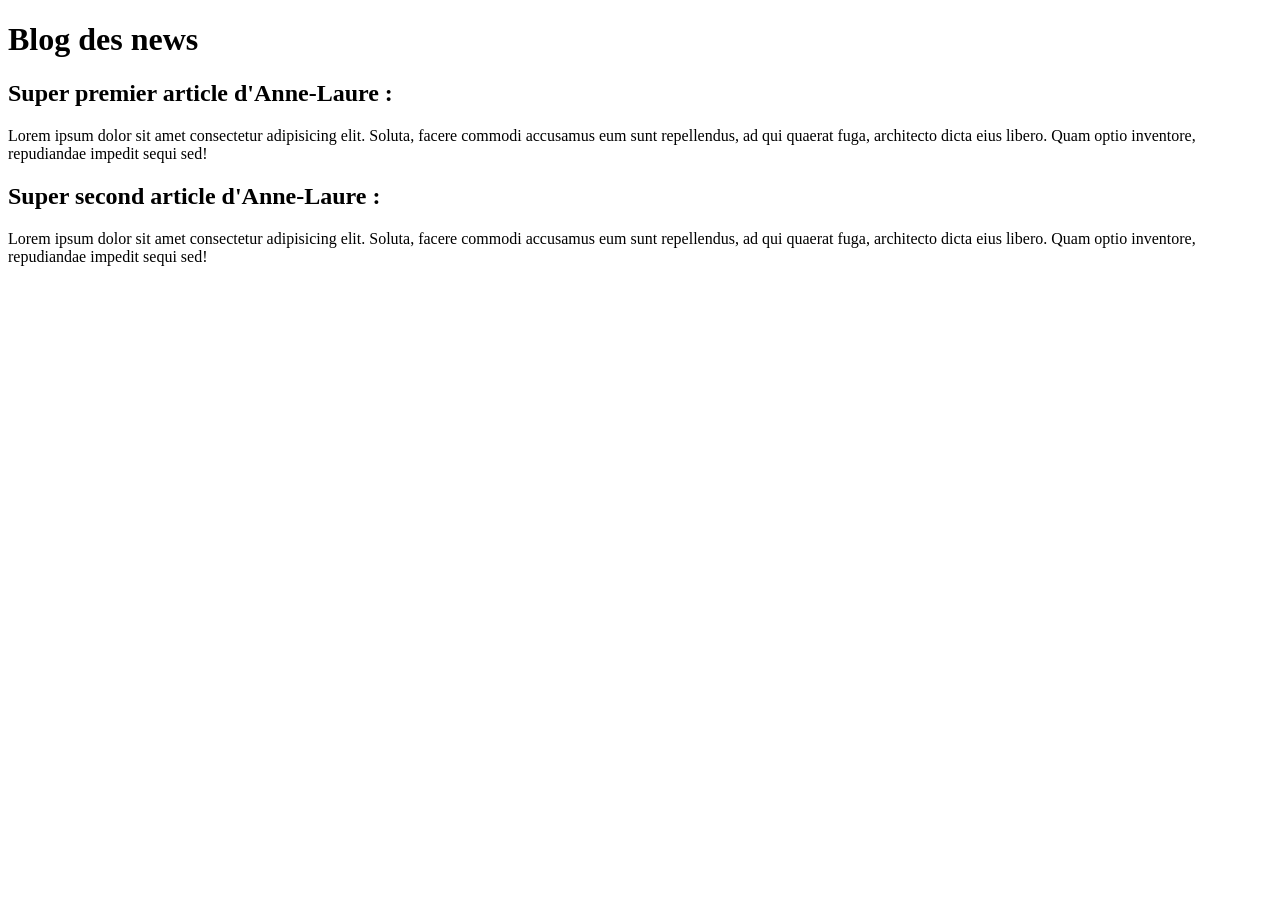
<file: projet_commun_bootstrap/Agence/blog.html>
<!DOCTYPE html>
<html lang="en">

<head>
    <meta charset="UTF-8">
    <meta name="viewport" content="width=device-width, initial-scale=1.0">
    <title>Document</title>
</head>

<body>
    <h1>Blog des news</h1>

    <article>
        <h2>Super premier article d'Anne-Laure :</h2>
        <p>Lorem ipsum dolor sit amet consectetur adipisicing elit. Soluta, facere commodi accusamus eum sunt
            repellendus, ad qui quaerat fuga, architecto dicta eius libero. Quam optio inventore, repudiandae impedit
            sequi sed!</p>
    </article>
    <article>
        <h2>Super second article d'Anne-Laure :</h2>
        <p>Lorem ipsum dolor sit amet consectetur adipisicing elit. Soluta, facere commodi accusamus eum sunt
            repellendus, ad qui quaerat fuga, architecto dicta eius libero. Quam optio inventore, repudiandae impedit
            sequi sed!</p>

    </article>


</body>

</html>
</file>
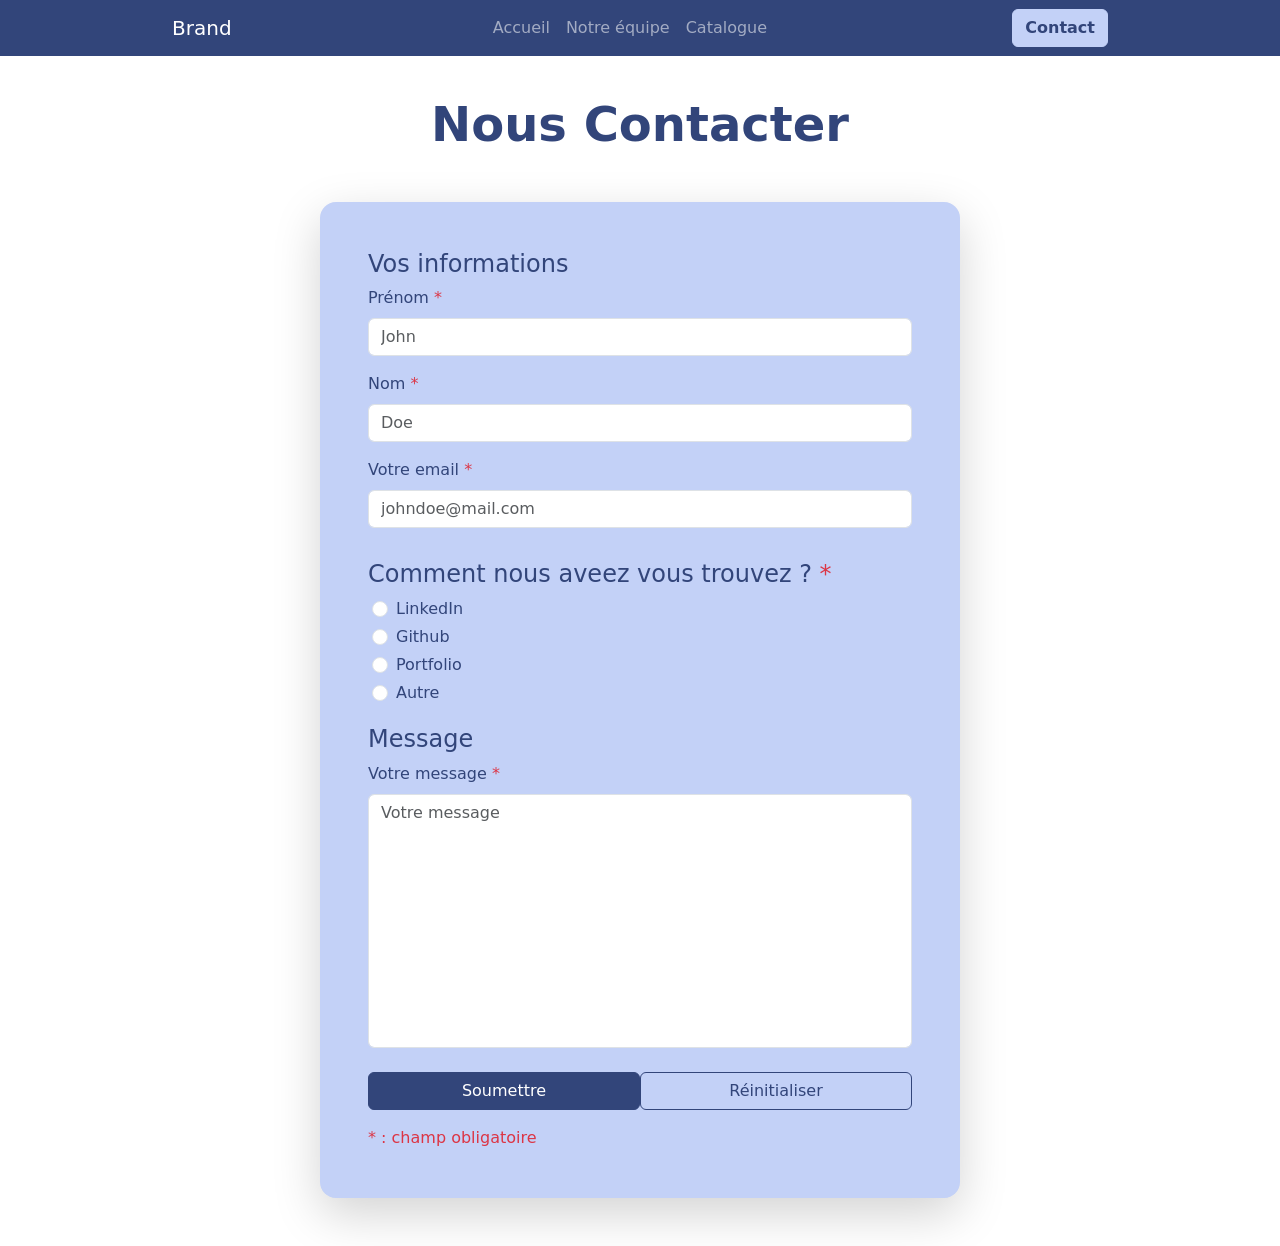
<file: projet_commun_bootstrap/Agence/contact.html>
<!doctype html>
<html lang="fr">

  <head>
    <meta charset="utf-8">
    <meta name="viewport" content="width=device-width, initial-scale=1">
    <!-- Bootstrap CSS link -->
    <link href="https://cdn.jsdelivr.net/npm/bootstrap@5.3.8/dist/css/bootstrap.min.css" rel="stylesheet" integrity="sha384-sRIl4kxILFvY47J16cr9ZwB07vP4J8+LH7qKQnuqkuIAvNWLzeN8tE5YBujZqJLB" crossorigin="anonymous">
    <!-- Custom CSS link -->
    <link rel="stylesheet" href="../css/style.css">
    
    <title>Accueil: Agence</title>
  </head>

  <body>
    
    <header>
        
        <nav class="navbar navbar-expand-lg navbar-expand-md bg-primary fixed-top" data-bs-theme="dark">
            <div class="container-fluid col-11 col-lg-10 col-xl-9">
                <a class="navbar-brand" href="./index.html">Brand</a>
                <button class="navbar-toggler" type="button" data-bs-toggle="collapse" data-bs-target="#navbarSupportedContent" aria-controls="navbarSupportedContent" aria-expanded="false" aria-label="Toggle navigation">
                    <span class="navbar-toggler-icon"></span>
                </button>
                <div class="collapse navbar-collapse" id="navbarSupportedContent">
                    <ul class="navbar-nav mx-auto">
                        <li class="nav-item">
                            <a class="text-center nav-link" href="./index.html">Accueil</a>
                        </li>
                        <li class="nav-item">
                            <a class="text-center nav-link" href="./team.html">Notre équipe</a>
                        </li>
                        <li class="nav-item">
                            <a class="text-center nav-link" aria-current="page" href="../Magasin_en_ligne/catalogue.html">Catalogue</a>
                        </li>
                    </ul>
                    <ul class="navbar-nav">
                        <li class="nav-item">
                            <a href="./contact.html" class="btn btn-secondary text-primary w-100 fw-bold">Contact</a>
                        </li>
                    </ul>
                </div>
            </div>
        </nav>

        
    </header>

    <main class="pt-5 mt-5 mb-5 bg-ligth">
        <h1 class="h1 text-center fw-bold mb-5 text-primary">Nous Contacter</h1>

        <div class="container-fluid col-11 col-lg-8 col-xl-6 p-3 p-sm-5 rounded-4 bg-secondary shadow-lg">
            <form action="#" method="post" class="row">
                <h4 class="text-primary w-bold">Vos informations</h4>
                <div class="mb-3">
                    <label for="first-name" class="form-label text-primary">Prénom <span class="text-danger">*</span></label>
                    <input id="first-name" name=""first-name" type="text" class="form-control" placeholder="John" required>
                </div>
                <div class="mb-3">
                    <label for="name" class="form-label text-primary">Nom <span class="text-danger">*</span></label>
                    <input id="name" type="text" name="name" class="form-control" placeholder="Doe" required>
                </div>
                <div class="mb-3">
                    <label for="email" class="form-label text-primary">Votre email <span class="text-danger">*</span></label>
                    <input id="email" name="email" type="email" class="form-control" placeholder="johndoe@mail.com" required>
                </div>

                <h4 class="text-primary w-bold mt-3">Comment nous aveez vous trouvez ? <span class="text-danger">*</span></h4>
                <div class="form-check mb-1 ms-3">
                    <label class="form-check-label text-primary" for="LinkedIn">
                        LinkedIn
                    </label>
                    <input class="form-check-input" type="radio" name="choice" id="LinkedIn" value="LinkedIn" required>
                </div>
                <div class="form-check mb-1 ms-3">
                    <label class="form-check-label text-primary" for="github">
                        Github
                    </label>
                    <input class="form-check-input" type="radio" name="choice" id="github" value="github" required>
                </div>
                <div class="form-check mb-1 ms-3">
                    <label class="form-check-label text-primary" for="portfolio">
                        Portfolio
                    </label>
                    <input class="form-check-input text-primary" type="radio" name="choice" id="portfolio" value="portfolio" required>
                </div>
                <div class="form-check mb-1 ms-3">
                    <label class="form-check-label text-primary" for="autre">
                        Autre
                    </label>
                    <input class="form-check-input text-primary" type="radio" name="choice" id="autre" value="autre" required>
                </div>

                <h4 class="text-primary w-bold mt-3">Message</h4>
                <div class="mb-3">
                    <label for="message" class="form-label text-primary">Votre message <span class="text-danger">*</span></label>
                    <textarea rows="10" name="message" id="message" placeholder="Votre message" class="form-control" style="resize: none;" required></textarea>
                </div>

                <div class="d-flex flex-column flex-md-row">
                  <button class="col-md-6 btn btn-primary mt-2" type="submit">Soumettre</button>
                  <button class="col-md-6 btn btn-outline-primary mt-2" type="reset">Réinitialiser</button>
                </div>

                <span class="text-danger mt-3">* : champ obligatoire</span>
            </form>
        </div>

    </main>

    <!-- JS Bootsrap script -->
    <script src="https://cdn.jsdelivr.net/npm/bootstrap@5.3.8/dist/js/bootstrap.bundle.min.js" integrity="sha384-FKyoEForCGlyvwx9Hj09JcYn3nv7wiPVlz7YYwJrWVcXK/BmnVDxM+D2scQbITxI" crossorigin="anonymous"></script>
  </body>

</html>
</file>
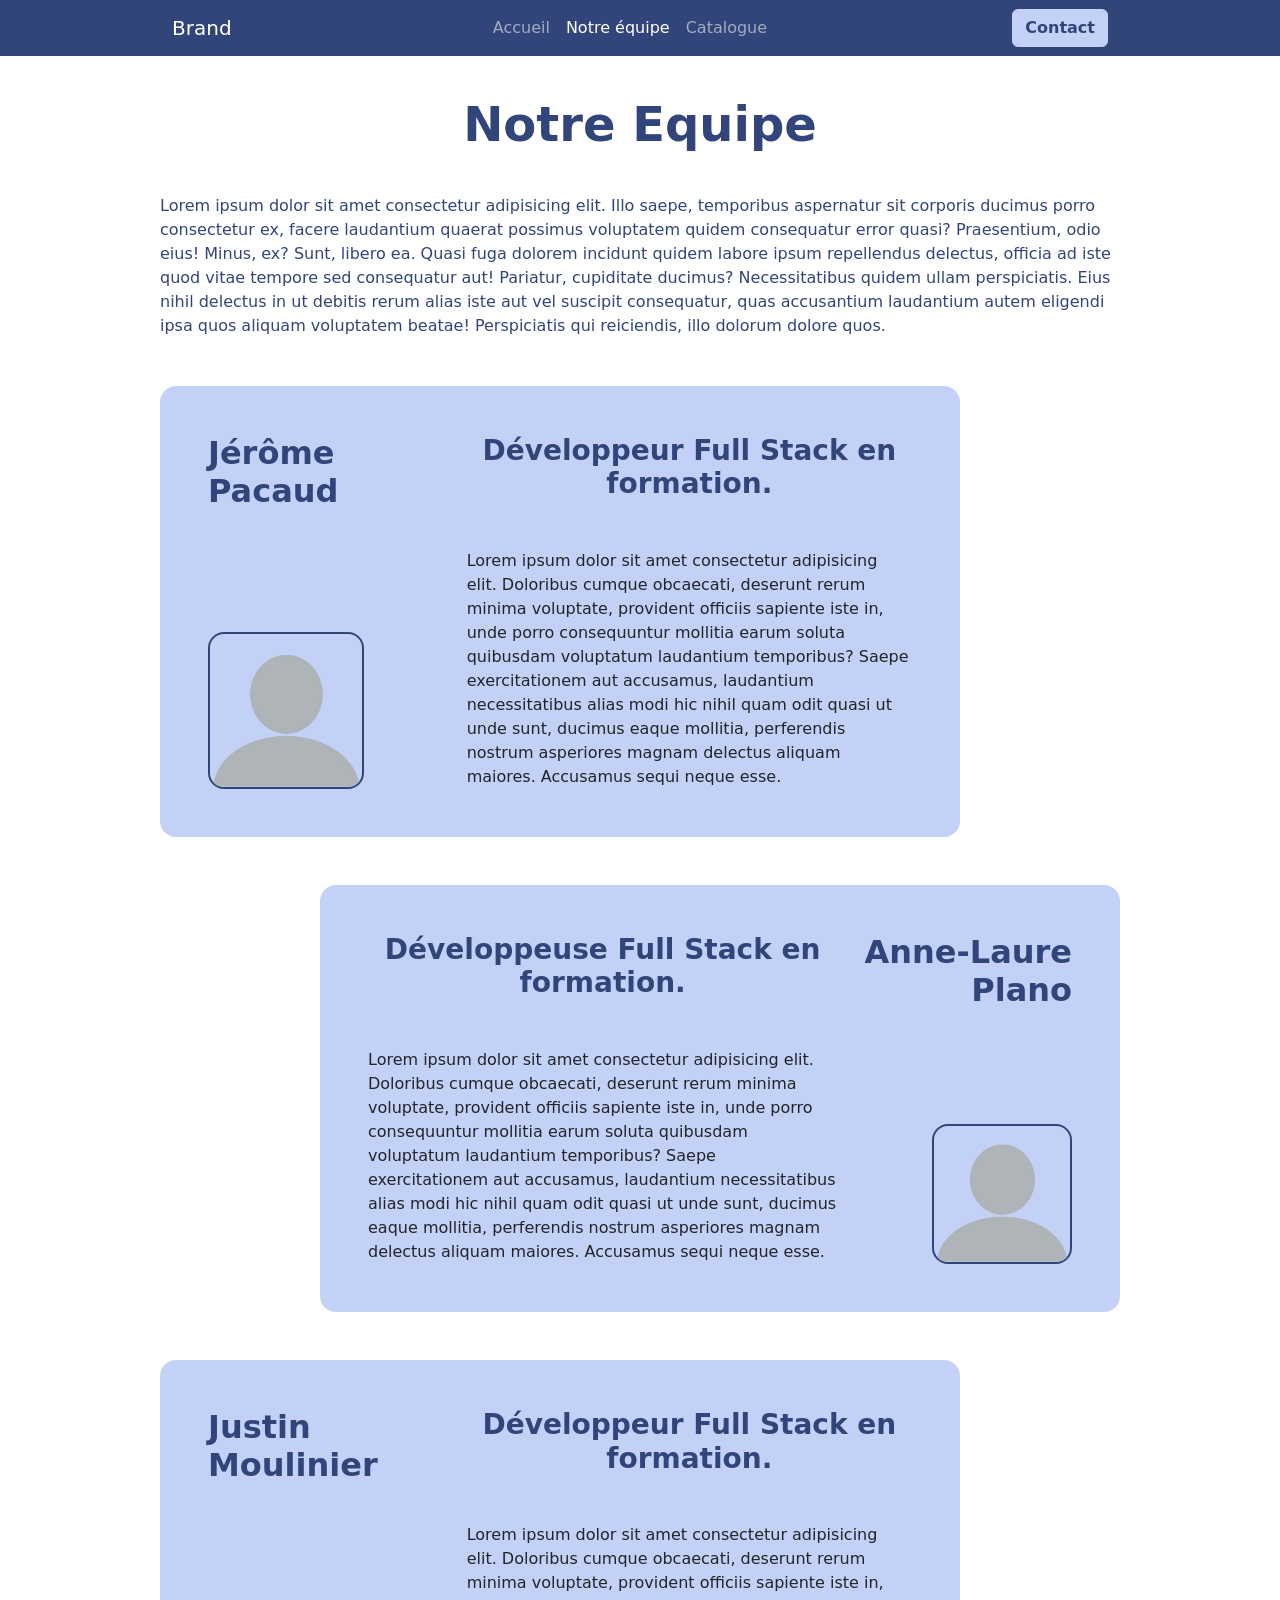
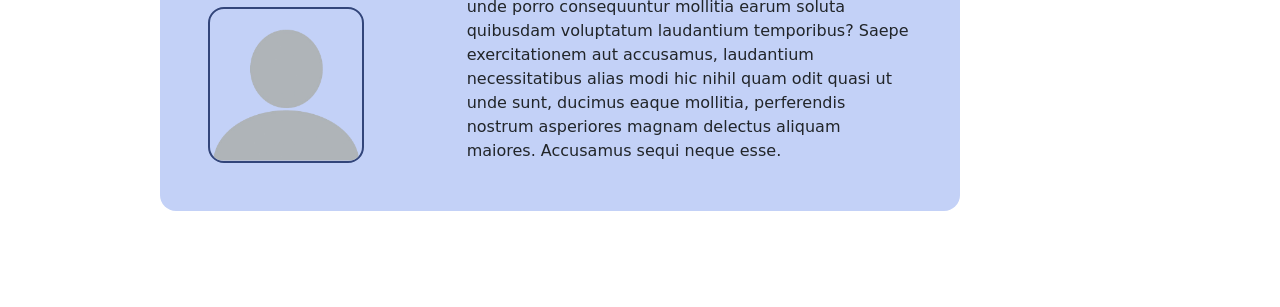
<file: projet_commun_bootstrap/Agence/team.html>
<!doctype html>
<html lang="fr">

  <head>
    <meta charset="utf-8">
    <meta name="viewport" content="width=device-width, initial-scale=1">
    <!-- Bootstrap CSS link -->
    <link href="https://cdn.jsdelivr.net/npm/bootstrap@5.3.8/dist/css/bootstrap.min.css" rel="stylesheet" integrity="sha384-sRIl4kxILFvY47J16cr9ZwB07vP4J8+LH7qKQnuqkuIAvNWLzeN8tE5YBujZqJLB" crossorigin="anonymous">
    <!-- Custom CSS link -->
    <link rel="stylesheet" href="../css/style.css">
    
    <title>Accueil: Agence</title>
  </head>

  <body>
    
    <header>
        
        <nav class="navbar navbar-expand-lg navbar-expand-md bg-primary fixed-top" data-bs-theme="dark">
            <div class="container-fluid col-11 col-lg-10 col-xl-9">
                <a class="navbar-brand" href="./index.html">Brand</a>
                <button class="navbar-toggler" type="button" data-bs-toggle="collapse" data-bs-target="#navbarSupportedContent" aria-controls="navbarSupportedContent" aria-expanded="false" aria-label="Toggle navigation">
                    <span class="navbar-toggler-icon"></span>
                </button>
                <div class="collapse navbar-collapse" id="navbarSupportedContent">
                    <ul class="navbar-nav mx-auto">
                        <li class="nav-item">
                            <a class="text-center nav-link" href="./index.html">Accueil</a>
                        </li>
                        <li class="nav-item">
                            <a class="text-center nav-link active" href="./team.html">Notre équipe</a>
                        </li>
                        <li class="nav-item">
                            <a class="text-center nav-link" aria-current="page" href="../Magasin_en_ligne/catalogue.html">Catalogue</a>
                        </li>
                    </ul>
                    <ul class="navbar-nav">
                        <li class="nav-item">
                            <a href="./contact.html" class="btn btn-secondary text-primary w-100 fw-bold">Contact</a>
                        </li>
                    </ul>
                </div>
            </div>
        </nav>

        
    </header>

    <main class="d-flex align-items-center flex-column pt-5 mt-5 mb-5 bg-ligth">
        <h1 class="mb-3 mb-md-4 h1 fw-bold text-primary mt-3 mt-md-0">
            Notre Equipe
        </h1>
        <p class="mt-2 mt-md-3 px-3 px-md-0 col-12 col-md-10 col-lg-9 text-primary mb-4 mb-md-5">
            Lorem ipsum dolor sit amet consectetur adipisicing elit. Illo saepe, temporibus aspernatur sit corporis
            ducimus porro consectetur ex, facere laudantium quaerat possimus voluptatem quidem consequatur error
            quasi? Praesentium, odio eius!
            Minus, ex? Sunt, libero ea. Quasi fuga dolorem incidunt quidem labore ipsum repellendus delectus,
            officia ad iste quod vitae tempore sed consequatur aut! Pariatur, cupiditate ducimus? Necessitatibus
            quidem ullam perspiciatis.
            Eius nihil delectus in ut debitis rerum alias iste aut vel suscipit consequatur, quas accusantium
            laudantium autem eligendi ipsa quos aliquam voluptatem beatae! Perspiciatis qui reiciendis, illo dolorum
            dolore quos.
        </p>

        <section class="col-12 col-md-11 col-lg-9 d-flex flex-column px-3 px-md-0">
            
            <div class="col-12 col-xl-10 bg-secondary rounded-4 p-3 p-md-4 p-lg-5 mb-4 mb-md-5">
                <div class="d-flex flex-column flex-md-row">
                    <div class="col-md-3 col-xl-4 d-flex flex-column align-items-center align-items-md-start justify-content-between mb-3 mb-md-0 me-md-4">
                        <h2 class="text-primary fw-bold mb-3 text-center text-md-start">
                            Jérôme Pacaud
                        </h2>
                        <a href="./CV/cv-jerome.html" class="col-6 col-sm-5 col-md-12 col-xl-8">
                            <img class="w-100 w-lg-75 border border-2 border-primary rounded-4" 
                                 src="../assets/img/blank-profile-picture.png"
                                 alt="Lien vers le CV de Jérôme Pacaud."/>
                        </a>
                    </div>
                    <div class="col-md-9 col-xl-8 d-flex flex-column justify-content-center pe-md-4">
                        <h3 class="text-center fw-bold text-primary mb-5"> 
                            Développeur Full Stack en formation. 
                        </h3>
    
                        <p class="mb-0">
                            Lorem ipsum dolor sit amet consectetur adipisicing elit. Doloribus cumque obcaecati, deserunt
                            rerum
                            minima voluptate, provident officiis sapiente iste in, unde porro consequuntur mollitia earum
                            soluta
                            quibusdam voluptatum laudantium temporibus?
                            Saepe exercitationem aut accusamus, laudantium necessitatibus alias modi hic nihil quam odit
                            quasi
                            ut unde sunt, ducimus eaque mollitia, perferendis nostrum asperiores magnam delectus aliquam
                            maiores. Accusamus sequi neque esse.
                        </p>
                    </div>
                </div>
            </div>

            <div class="align-self-xl-end col-12 col-xl-10 bg-secondary rounded-4 p-3 p-md-4 p-lg-5 mb-4 mb-md-5">
                <div class="d-flex flex-column flex-md-row">
                    <div class="col-md-3 col-xl-4 d-flex flex-column align-items-center align-items-md-start align-items-lg-end justify-content-between mb-3 mb-md-0 ms-md-4 pe-md-4 order-md-2">
                        <h2 class="text-primary fw-bold mb-3 text-center text-md-end">
                            Anne-Laure Plano
                        </h2>
                        <a href="#" class="col-6 col-sm-5 col-md-12 col-xl-8">
                            <img class="w-100 w-lg-75 border border-2 border-primary rounded-4" 
                                 src="../assets/img/blank-profile-picture.png"
                                 alt="Lien vers le CV d'Anne-Laure Plano."/>
                        </a>
                    </div>
                    <div class="col-md-9 col-xl-8 d-flex flex-column justify-content-center order-md-1">
                        <h3 class="text-center fw-bold text-primary mb-5"> 
                            Développeuse Full Stack en formation. 
                        </h3>
    
                        <p class="mb-0">
                            Lorem ipsum dolor sit amet consectetur adipisicing elit. Doloribus cumque obcaecati, deserunt
                            rerum
                            minima voluptate, provident officiis sapiente iste in, unde porro consequuntur mollitia earum
                            soluta
                            quibusdam voluptatum laudantium temporibus?
                            Saepe exercitationem aut accusamus, laudantium necessitatibus alias modi hic nihil quam odit
                            quasi
                            ut unde sunt, ducimus eaque mollitia, perferendis nostrum asperiores magnam delectus aliquam
                            maiores. Accusamus sequi neque esse.
                        </p>
                    </div>
                </div>
            </div>

            <div class="col-12 col-xl-10 bg-secondary rounded-4 p-3 p-md-4 p-lg-5 mb-4 mb-md-5">
                <div class="d-flex flex-column flex-md-row">
                    <div class="col-md-3 col-xl-4 d-flex flex-column align-items-center align-items-md-start justify-content-between mb-3 mb-md-0 me-md-4">
                        <h2 class="text-primary fw-bold mb-3 text-center text-md-start">
                            Justin Moulinier
                        </h2>
                        <a href="#" class="col-6 col-sm-5 col-md-12 col-xl-8">
                            <img class="w-100 w-lg-75 border border-2 border-primary rounded-4" 
                                 src="../assets/img/blank-profile-picture.png"
                                 alt="Lien vers le CV de Justin Moulinier."/>
                        </a>
                    </div>
                    <div class="col-md-9 col-xl-8 d-flex flex-column justify-content-center pe-md-4">
                        <h3 class="text-center fw-bold text-primary mb-5"> 
                            Développeur Full Stack en formation. 
                        </h3>
    
                        <p class="mb-0">
                            Lorem ipsum dolor sit amet consectetur adipisicing elit. Doloribus cumque obcaecati, deserunt
                            rerum
                            minima voluptate, provident officiis sapiente iste in, unde porro consequuntur mollitia earum
                            soluta
                            quibusdam voluptatum laudantium temporibus?
                            Saepe exercitationem aut accusamus, laudantium necessitatibus alias modi hic nihil quam odit
                            quasi
                            ut unde sunt, ducimus eaque mollitia, perferendis nostrum asperiores magnam delectus aliquam
                            maiores. Accusamus sequi neque esse.
                        </p>
                    </div>
                </div>
            </div>
        </section>
        
    </main>

    <!-- JS Bootsrap script -->
    <script src="https://cdn.jsdelivr.net/npm/bootstrap@5.3.8/dist/js/bootstrap.bundle.min.js" integrity="sha384-FKyoEForCGlyvwx9Hj09JcYn3nv7wiPVlz7YYwJrWVcXK/BmnVDxM+D2scQbITxI" crossorigin="anonymous"></script>
  </body>

</html>
</file>
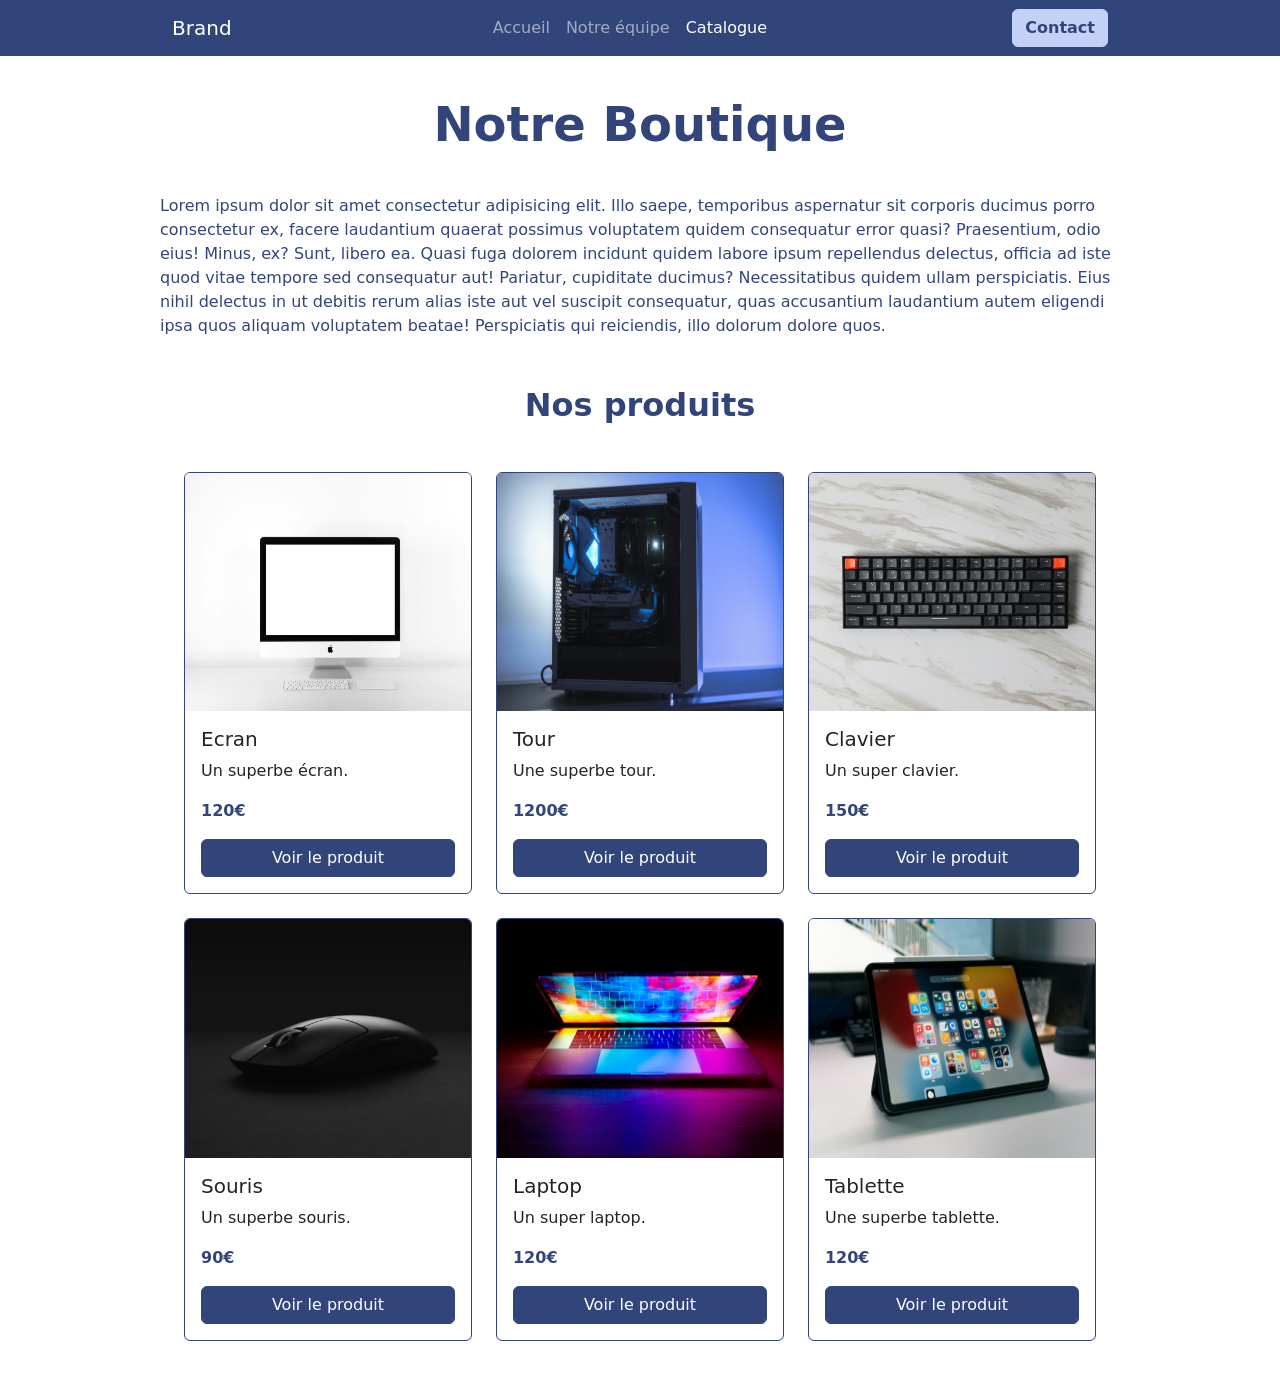
<file: projet_commun_bootstrap/Magasin_en_ligne/catalogue.html>
<!doctype html>
<html lang="fr">

  <head>
    <meta charset="utf-8">
    <meta name="viewport" content="width=device-width, initial-scale=1">
    <!-- Bootstrap CSS link -->
    <link href="https://cdn.jsdelivr.net/npm/bootstrap@5.3.8/dist/css/bootstrap.min.css" rel="stylesheet" integrity="sha384-sRIl4kxILFvY47J16cr9ZwB07vP4J8+LH7qKQnuqkuIAvNWLzeN8tE5YBujZqJLB" crossorigin="anonymous">
    <!-- Custom CSS link -->
    <link rel="stylesheet" href="../css/style.css">
    
    <title>Accueil: Agence</title>
  </head>

  <body>
    
    <header>
        
        <nav class="navbar navbar-expand-lg navbar-expand-md bg-primary fixed-top" data-bs-theme="dark">
            <div class="container-fluid col-11 col-lg-10 col-xl-9">
                <a class="navbar-brand" href="../Agence/index.html">Brand</a>
                <button class="navbar-toggler" type="button" data-bs-toggle="collapse" data-bs-target="#navbarSupportedContent" aria-controls="navbarSupportedContent" aria-expanded="false" aria-label="Toggle navigation">
                    <span class="navbar-toggler-icon"></span>
                </button>
                <div class="collapse navbar-collapse" id="navbarSupportedContent">
                    <ul class="navbar-nav mx-auto">
                        <li class="nav-item">
                            <a class="nav-link text-center" href="../Agence/index.html">Accueil</a>
                        </li>
                        <li class="nav-item text-center">
                            <a class="nav-link" href="../Agence/team.html">Notre équipe</a>
                        </li>
                        <li class="nav-item text-center">
                            <a class="nav-link active" href="../Magasin_en_ligne/catalogue.html">Catalogue</a>
                        </li>
                    </ul>
                    <ul class="navbar-nav">
                        <li class="nav-item">
                            <a class="btn btn-secondary text-primary w-100 fw-bold" href="../Agence/contact.html">Contact</a>
                        </li>
                    </ul>
                </div>
            </div>
        </nav>
        
    </header>

    <main class="d-flex align-items-center flex-column pt-5 mt-5 mb-5 bg-ligth">

        <h1 class="mb-3 mb-md-4 h1 fw-bold text-primary text-center mt-3 mt-md-0">Notre Boutique</h1>
        <p class="mt-2 mt-md-3 px-3 px-md-0 col-12 col-lg-10 col-xl-9 text-primary mb-4 mb-md-5">
            Lorem ipsum dolor sit amet consectetur adipisicing elit. Illo saepe, temporibus aspernatur sit corporis
            ducimus porro consectetur ex, facere laudantium quaerat possimus voluptatem quidem consequatur error
            quasi? Praesentium, odio eius!
            Minus, ex? Sunt, libero ea. Quasi fuga dolorem incidunt quidem labore ipsum repellendus delectus,
            officia ad iste quod vitae tempore sed consequatur aut! Pariatur, cupiditate ducimus? Necessitatibus
            quidem ullam perspiciatis.
            Eius nihil delectus in ut debitis rerum alias iste aut vel suscipit consequatur, quas accusantium
            laudantium autem eligendi ipsa quos aliquam voluptatem beatae! Perspiciatis qui reiciendis, illo dolorum
            dolore quos.
        </p>

        <section class="container col-12 col-lg-10 col-xl-9 px-4">
            <h2 class="text-center text-primary fw-bold mb-5">Nos produits</h2>

            <div class="row g-4">
                <div class="col-md-6 col-lg-4">
                    <div class="card border border-1 border-primary">
                        <img src="../assets/img/products/ecran.jpg" class="card-img-top" alt="écran">
                        <div class="card-body d-flex flex-column">
                            <h5 class="card-title">Ecran</h5>
                            <p class="card-text">Un superbe écran.</p>
                            <p class="fw-bold text-primary">120€</p>
                            <a href="#" class="btn btn-primary mt-auto">Voir le produit</a>
                        </div>
                    </div>
                </div>

                <div class="col-md-6 col-lg-4">
                    <div class="card border border-1 border-primary">
                        <img src="../assets/img/products/tour.jpg" class="card-img-top" alt="écran">
                        <div class="card-body d-flex flex-column">
                            <h5 class="card-title">Tour</h5>
                            <p class="card-text">Une superbe tour.</p>
                            <p class="fw-bold text-primary">1200€</p>
                            <a href="./details-tour.html" class="btn btn-primary mt-auto">Voir le produit</a>
                        </div>
                    </div>
                </div>
                
                <div class="col-md-6 col-lg-4">
                    <div class="card border border-1 border-primary">
                        <img src="../assets/img/products/clavier.jpg" class="card-img-top" alt="écran">
                        <div class="card-body d-flex flex-column">
                            <h5 class="card-title">Clavier</h5>
                            <p class="card-text">Un super clavier.</p>
                            <p class="fw-bold text-primary">150€</p>
                            <a href="#" class="btn btn-primary mt-auto">Voir le produit</a>
                        </div>
                    </div>
                </div>
                
                <div class="col-md-6 col-lg-4">
                    <div class="card border border-1 border-primary">
                        <img src="../assets/img/products/souris.jpg" class="card-img-top" alt="écran">
                        <div class="card-body d-flex flex-column">
                            <h5 class="card-title">Souris</h5>
                            <p class="card-text">Un superbe souris.</p>
                            <p class="fw-bold text-primary">90€</p>
                            <a href="#" class="btn btn-primary mt-auto">Voir le produit</a>
                        </div>
                    </div>
                </div>
                
                <div class="col-md-6 col-lg-4">
                    <div class="card border border-1 border-primary">
                        <img src="../assets/img/products/laptop.jpg" class="card-img-top" alt="écran">
                        <div class="card-body d-flex flex-column">
                            <h5 class="card-title">Laptop</h5>
                            <p class="card-text">Un super laptop.</p>
                            <p class="fw-bold text-primary">120€</p>
                            <a href="#" class="btn btn-primary mt-auto">Voir le produit</a>
                        </div>
                    </div>
                </div>
                
                <div class="col-md-6 col-lg-4">
                    <div class="card border border-1 border-primary">
                        <img src="../assets/img/products/tablette.jpg" class="card-img-top" alt="écran">
                        <div class="card-body d-flex flex-column">
                            <h5 class="card-title">Tablette</h5>
                            <p class="card-text">Une superbe tablette.</p>
                            <p class="fw-bold text-primary">120€</p>
                            <a href="#" class="btn btn-primary mt-auto">Voir le produit</a>
                        </div>
                    </div>
                </div>

            </div>
        </section>
        
    </main>

    <!-- JS Bootsrap script -->
    <script src="https://cdn.jsdelivr.net/npm/bootstrap@5.3.8/dist/js/bootstrap.bundle.min.js" integrity="sha384-FKyoEForCGlyvwx9Hj09JcYn3nv7wiPVlz7YYwJrWVcXK/BmnVDxM+D2scQbITxI" crossorigin="anonymous"></script>
  </body>

</html>
</file>
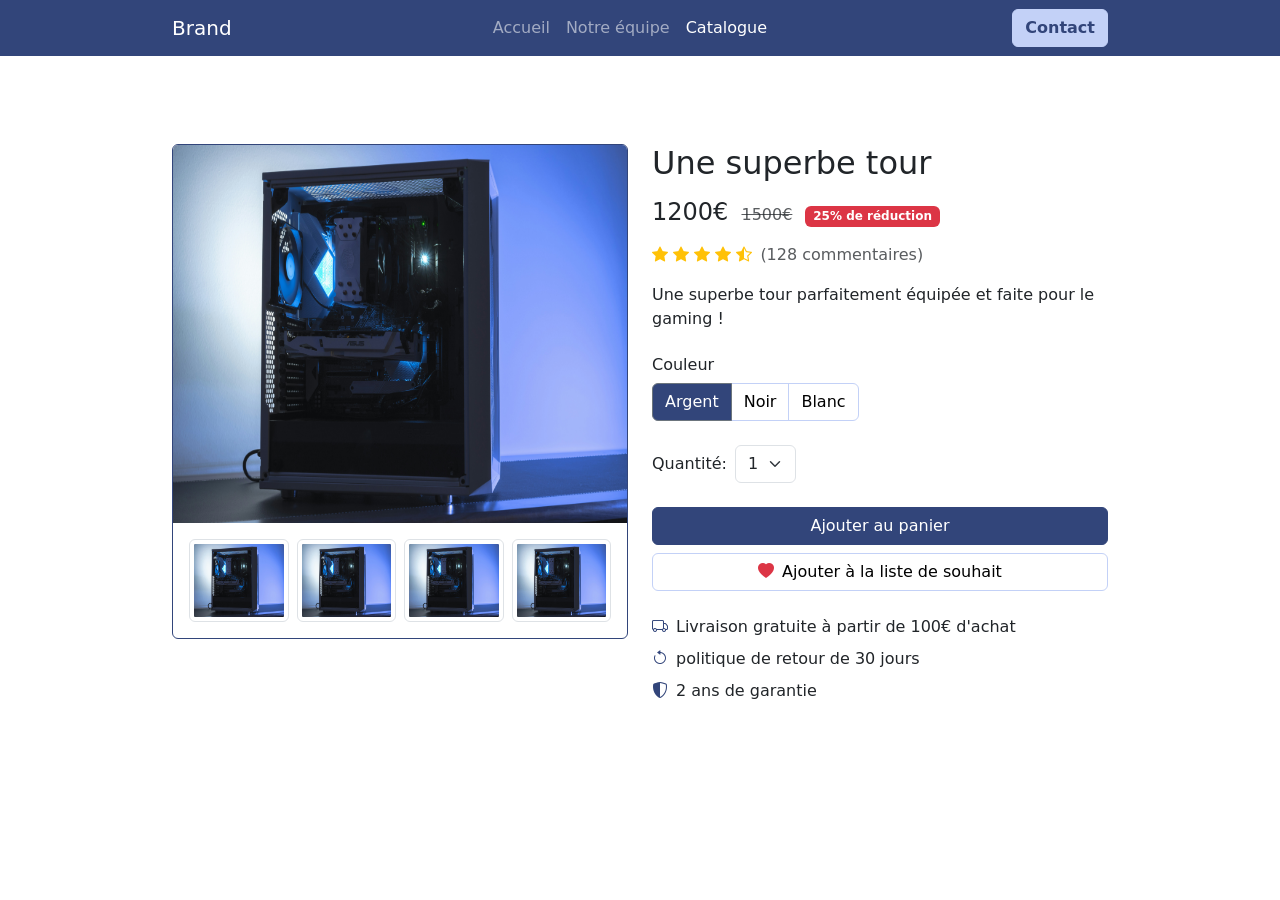
<file: projet_commun_bootstrap/Magasin_en_ligne/details-tour.html>
<!doctype html>
<html lang="fr">

  <head>

    <meta charset="utf-8">
    <meta name="viewport" content="width=device-width, initial-scale=1">

    <!-- Bootstrap CSS link -->
    <link href="https://cdn.jsdelivr.net/npm/bootstrap@5.3.8/dist/css/bootstrap.min.css" rel="stylesheet" integrity="sha384-sRIl4kxILFvY47J16cr9ZwB07vP4J8+LH7qKQnuqkuIAvNWLzeN8tE5YBujZqJLB" crossorigin="anonymous">
    <!-- Bootstrap Icons -->
    <link rel="stylesheet" href="https://cdn.jsdelivr.net/npm/bootstrap-icons@1.5.0/font/bootstrap-icons.css">
    <!-- Custom CSS link -->
    <link rel="stylesheet" href="../css/style.css">

    <title>Accueil: Agence</title>

  </head>

  <body>
    
    <header>
        
        <nav class="navbar navbar-expand-lg navbar-expand-md bg-primary fixed-top" data-bs-theme="dark">
            <div class="container-fluid col-11 col-lg-10 col-xl-9">
                <a class="navbar-brand" href="../Agence/index.html">Brand</a>
                <button class="navbar-toggler" type="button" data-bs-toggle="collapse" data-bs-target="#navbarSupportedContent" aria-controls="navbarSupportedContent" aria-expanded="false" aria-label="Toggle navigation">
                    <span class="navbar-toggler-icon"></span>
                </button>
                <div class="collapse navbar-collapse" id="navbarSupportedContent">
                    <ul class="navbar-nav mx-auto">
                        <li class="nav-item">
                            <a class="nav-link text-center" href="../Agence/index.html">Accueil</a>
                        </li>
                        <li class="nav-item text-center">
                            <a class="nav-link" href="../Agence/team.html">Notre équipe</a>
                        </li>
                        <li class="nav-item text-center">
                            <a class="nav-link active" href="../Magasin_en_ligne/catalogue.html">Catalogue</a>
                        </li>
                    </ul>
                    <ul class="navbar-nav">
                        <li class="nav-item">
                            <a class="btn btn-secondary text-primary w-100 fw-bold" href="../Agence/contact.html">Contact</a>
                        </li>
                    </ul>
                </div>
            </div>
        </nav>
        
    </header>

    <main class="d-flex align-items-center flex-column pt-5 mt-5 mb-5 bg-ligth">
        
        <div class="container col-12 col-lg-10 col-xl-9 py-5">
            <div class="row">
                <!-- Images -->
                <div class="col-md-6 mb-4">
                    <div class="card border border-1 border-primary">
                        <img src="../assets/img/products/tour.jpg" class="card-img-top" alt="Product Image">
                        <div class="card-body ">
                            <div class="row g-2">
                                <div class="col-3">
                                    <img src="../assets/img/products/tour.jpg" class="img-thumbnail" alt="image 1">
                                </div>
                                <div class="col-3">
                                    <img src="../assets/img/products/tour.jpg" class="img-thumbnail" alt="image 2">
                                </div>
                                <div class="col-3">
                                    <img src="../assets/img/products/tour.jpg" class="img-thumbnail" alt="image 3">
                                </div>
                                <div class="col-3">
                                    <img src="../assets/img/products/tour.jpg" class="img-thumbnail" alt="image 4">
                                </div>
                            </div>
                        </div>
                    </div>
                </div>

                <!-- Details -->
                <div class="col-md-6">
                    <h1 class="h2 mb-3">Une superbe tour </h1>
                    <div class="mb-3">
                        <span class="h4 me-2">1200€</span>
                        <span class="text-muted text-decoration-line-through">1500€</span>
                        <span class="badge bg-danger ms-2">25% de réduction</span>
                    </div>

                    <div class="mb-3">
                        <div class="d-flex align-items-center">
                            <div class="text-warning me-2">
                                <i class="bi bi-star-fill"></i>
                                <i class="bi bi-star-fill"></i>
                                <i class="bi bi-star-fill"></i>
                                <i class="bi bi-star-fill"></i>
                                <i class="bi bi-star-half"></i>
                            </div>
                            <span class="text-muted">(128 commentaires)</span>
                        </div>
                    </div>

                    <p class="mb-4">Une superbe tour parfaitement équipée et faite pour le gaming !</p>

                    <!-- Selection -->
                    <div class="mb-4">
                        <h6 class="mb-2">Couleur</h6>
                        <div class="btn-group" role="group">
                            <input type="radio" class="btn-check" name="color" id="silver" checked>
                            <label class="btn btn-outline-secondary" for="silver">Argent</label>
                            <input type="radio" class="btn-check" name="color" id="gold">
                            <label class="btn btn-outline-secondary" for="gold">Noir</label>
                            <input type="radio" class="btn-check" name="color" id="black">
                            <label class="btn btn-outline-secondary" for="black">Blanc</label>
                        </div>
                    </div>

                    <!-- Quantité -->
                    <div class="mb-4">
                        <div class="d-flex align-items-center">
                            <label class="me-2">Quantité:</label>
                            <select class="form-select w-auto">
                                    <option>1</option>
                                    <option>2</option>
                                    <option>3</option>
                                    <option>4</option>
                                    <option>5</option>
                                </select>
                        </div>
                    </div>

                    <!-- Actions -->
                    <div class="d-grid gap-2">
                        <button class="btn btn-primary" type="button">Ajouter au panier</button>
                        <button class="btn btn-outline-secondary" type="button">
                            <i class="text-danger bi bi-heart-fill me-2"></i>Ajouter à la liste de souhait
                        </button>
                    </div>

                    <!-- Info -->
                    <div class="mt-4">
                        <div class="d-flex align-items-center mb-2">
                            <i class="bi bi-truck text-primary me-2"></i>
                            <span>Livraison gratuite à partir de 100€ d'achat</span>
                        </div>
                        <div class="d-flex align-items-center mb-2">
                            <i class="bi bi-arrow-counterclockwise text-primary me-2"></i>
                            <span>politique de retour de 30 jours</span>
                        </div>
                        <div class="d-flex align-items-center">
                            <i class="bi bi-shield-shaded text-primary me-2"></i>
                            <span>2 ans de garantie</span>
                        </div>
                    </div>
                </div>
            </div>
        </div>
                
    </main>

    <!-- JS Bootsrap script -->
    <script src="https://cdn.jsdelivr.net/npm/bootstrap@5.3.8/dist/js/bootstrap.bundle.min.js" integrity="sha384-FKyoEForCGlyvwx9Hj09JcYn3nv7wiPVlz7YYwJrWVcXK/BmnVDxM+D2scQbITxI" crossorigin="anonymous"></script>
  </body>

</html>
</file>
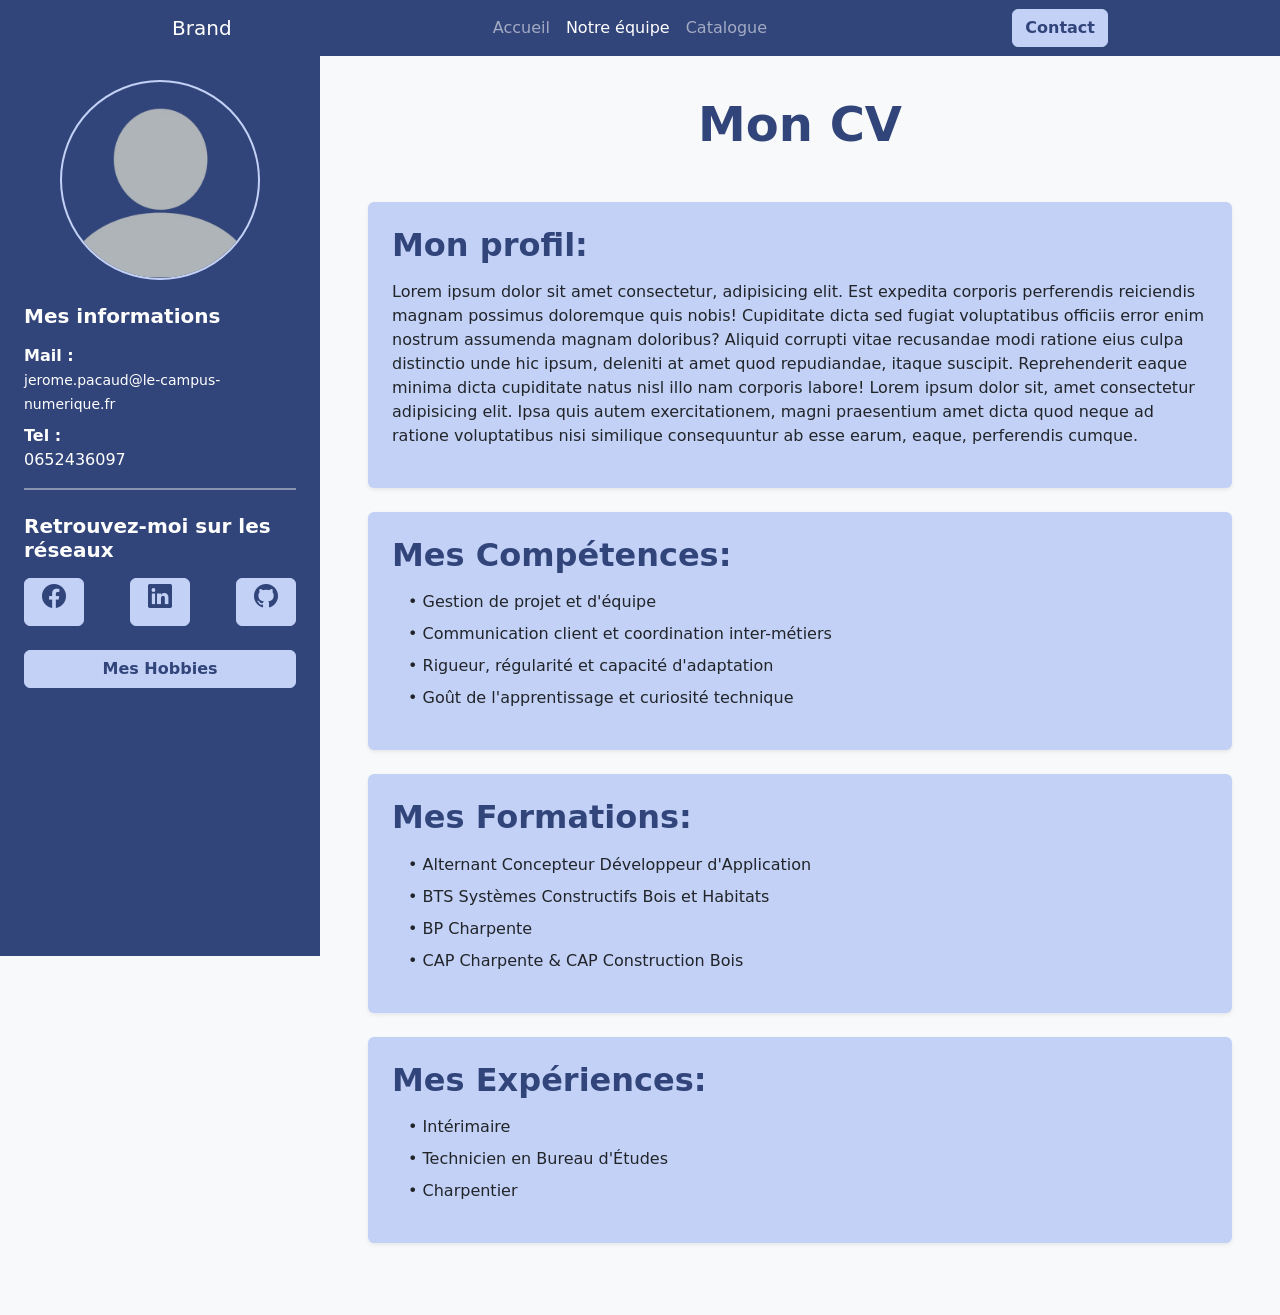
<file: projet_commun_bootstrap/Agence/CV/cv-jerome.html>
<!doctype html>
<html lang="fr">

    <head>

    <meta charset="utf-8">
    <meta name="viewport" content="width=device-width, initial-scale=1">
    
    <!-- Bootstrap CSS link -->
    <link href="https://cdn.jsdelivr.net/npm/bootstrap@5.3.8/dist/css/bootstrap.min.css" rel="stylesheet" integrity="sha384-sRIl4kxILFvY47J16cr9ZwB07vP4J8+LH7qKQnuqkuIAvNWLzeN8tE5YBujZqJLB" crossorigin="anonymous">
    <!-- Bootstrap Icons -->
    <link rel="stylesheet" href="https://cdn.jsdelivr.net/npm/bootstrap-icons@1.5.0/font/bootstrap-icons.css">
    <!-- Custom CSS link -->
    <link rel="stylesheet" href="../../css/style.css">

    <title>Accueil: Agence</title>

    </head>

  <body class="bg-light">
    
    <header>
        
        <nav class="navbar navbar-expand-lg navbar-expand-md bg-primary fixed-top" data-bs-theme="dark">
            <div class="container-fluid col-11 col-lg-10 col-xl-9">
                <a class="navbar-brand" href="../index.html">Brand</a>
                <button class="navbar-toggler" type="button" data-bs-toggle="collapse" data-bs-target="#navbarSupportedContent" aria-controls="navbarSupportedContent" aria-expanded="false" aria-label="Toggle navigation">
                    <span class="navbar-toggler-icon"></span>
                </button>
                <div class="collapse navbar-collapse" id="navbarSupportedContent">
                    <ul class="navbar-nav mx-auto">
                        <li class="nav-item text-center">
                            <a class="nav-link" href="../index.html">Accueil</a>
                        </li>
                        <li class="nav-item text-center">
                            <a class="nav-link active" href="../team.html">Notre équipe</a>
                        </li>
                        <li class="nav-item text-center">
                            <a class="nav-link" aria-current="page" href="../../Magasin_en_ligne/catalogue.html">Catalogue</a>
                        </li>
                    </ul>
                    <ul class="navbar-nav">
                        <li class="nav-item">
                            <a class="btn btn-secondary text-primary w-100 fw-bold" href="../contact.html">Contact</a>
                        </li>
                    </ul>
                </div>
            </div>
        </nav>
        
    </header>
    
    <main class="pt-5 mt-5 mb-5 bg-light">
        <!-- Bouton toggle pour mobile -->
        <button class="btn btn-primary d-md-none position-fixed top-0 start-0 m-3 mt-5 pt-3" type="button" data-bs-toggle="offcanvas" data-bs-target="#offcanvasSidebar" aria-controls="offcanvasSidebar" style="z-index: 1000;">
            <i class="bi bi-list"></i>
        </button>

        <div class="container-fluid p-0">
            <div class="row g-0">
                <!-- Sidebar fixe pour desktop/tablette -->
                <div class="col-md-4 col-lg-3 d-none d-md-block position-fixed top-0 start-0 bg-primary text-white vh-100 overflow-auto" style="margin-top: 56px;">
                    <div class="p-4">
                        <img src="../../assets/img/blank-profile-picture.png" alt="Photo de profil" class="rounded-circle border border-2 border-secondary d-block mx-auto mb-3" width="200" height="200">
                        
                        <div class="mt-4">
                            <h3 class="h5 fw-bold mb-3">Mes informations</h3>
                            <p class="mb-2"><strong>Mail :</strong><br>
                                <a href="mailto:jerome.pacaud@le-campus-numerique.fr" class="text-white text-decoration-none small">jerome.pacaud@le-campus-numerique.fr</a>
                            </p>
                            <p><strong>Tel :</strong><br>
                                <a href="tel:0652436097" class="text-white text-decoration-none">0652436097</a>
                            </p>
                        </div>
                        
                        <hr class="border border-1 opacity-50">
                        
                        <div class="mt-4">
                            <h3 class="h5 fw-bold mb-3">Retrouvez-moi sur les réseaux</h3>
                            <div class="d-flex justify-content-between mt-3">
                                <a href="#" class="btn btn-secondary text-primary ratio ratio-1x1" style="width: 60px;" title="Facebook">
                                    <i class="bi bi-facebook fs-4"></i>
                                </a>
                                <a href="#" class="btn btn-secondary text-primary ratio ratio-1x1" style="width: 60px;" title="LinkedIn">
                                    <i class="bi bi-linkedin fs-4"></i>
                                </a>
                                <a href="#" class="btn btn-secondary text-primary ratio ratio-1x1" style="width: 60px;" title="Github">
                                    <i class="bi bi-github fs-4"></i>
                                </a>
                            </div>
                        </div>
                        
                        <a href="./hobby.html" class="btn btn-secondary text-primary w-100 mt-4 fw-bold">Mes Hobbies</a>
                    </div>
                </div>

                <!-- Offcanvas pour mobile -->
                <div class="offcanvas offcanvas-start bg-primary text-white" data-bs-scroll="true" data-bs-backdrop="false" tabindex="-1" id="offcanvasSidebar" aria-labelledby="offcanvasSidebarLabel" style="top: 56px; height: calc(100vh - 56px); width: 80%; max-width: 300px;">
                    <div class="offcanvas-header">
                        <h5 class="offcanvas-title fw-bold" id="offcanvasSidebarLabel">Mes informations</h5>
                        <button type="button" class="btn-close btn-close-white" data-bs-dismiss="offcanvas" aria-label="Close"></button>
                    </div>
                    <div class="offcanvas-body p-4">
                        <img src="../../assets/img/blank-profile-picture.png" alt="Photo de profil" class="rounded-circle border border-2 border-secondary d-block mx-auto mb-3" width="150" height="150">
                    
                        <div class="mt-4">
                            <p class="mb-2 small"><strong>Mail :</strong><br>
                                <a href="mailto:jerome.pacaud@le-campus-numerique.fr" class="text-white text-decoration-none">jerome.pacaud@mail.fr</a>
                            </p>
                            <p class="small"><strong>Tel :</strong><br>
                                <a href="tel:0652436097" class="text-white text-decoration-none">0652436097</a>
                            </p>
                        </div>
                        
                        <hr class="border border-1 border-secondary opacity-50">
                        
                        <div class="mt-4">
                            <h3 class="h6 fw-bold mb-3">Retrouvez-moi sur les réseaux</h3>
                            <div class="d-flex justify-content-between mt-3">
                                <a href="#" class="btn btn-secondary text-primary ratio ratio-1x1" style="width: 50px;" title="Facebook">
                                    <i class="bi bi-facebook"></i>
                                </a>
                                <a href="#" class="btn btn-secondary text-primary ratio ratio-1x1" style="width: 50px;" title="LinkedIn">
                                    <i class="bi bi-linkedin"></i>
                                </a>
                                <a href="#" class="btn btn-secondary text-primary ratio ratio-1x1" style="width: 50px;" title="Github">
                                    <i class="bi bi-github"></i>
                                </a>
                            </div>
                        </div>
                        
                        <a href="./hobby.html" class="btn btn-secondary text-primary w-100 mt-4 fw-bold">Mes Hobbies</a>
                    </div>
                </div>

                <!-- Contenu principal -->
                <div class="col-12 col-md-8 col-lg-9 offset-md-4 offset-lg-3">
                    <div class="px-3 px-md-5 bg-light min-vh-100">
                        <h1 class="h1 text-center fw-bold mb-5 text-primary">Mon CV</h1>
                        
                        <!-- Profil -->
                        <div class="card mb-4 border-0 shadow-sm bg-secondary bg-opacity-10">
                            <div class="card-body p-4">
                                <h2 class="fw-bold mb-3 text-primary">Mon profil:</h2>
                                <p>Lorem ipsum dolor sit amet consectetur, adipisicing elit. Est expedita corporis perferendis reiciendis magnam possimus doloremque quis nobis! Cupiditate dicta sed fugiat voluptatibus officiis error enim nostrum assumenda magnam doloribus? Aliquid corrupti vitae recusandae modi ratione eius culpa distinctio unde hic ipsum, deleniti at amet quod repudiandae, itaque suscipit. Reprehenderit eaque minima dicta cupiditate natus nisl illo nam corporis labore! Lorem ipsum dolor sit, amet consectetur adipisicing elit. Ipsa quis autem exercitationem, magni praesentium amet dicta quod neque ad ratione voluptatibus nisi similique consequuntur ab esse earum, eaque, perferendis cumque.</p>
                            </div>
                        </div>
                        
                        <!-- Compétences -->
                        <div class="card mb-4 border-0 shadow-sm bg-secondary bg-opacity-10">
                            <div class="card-body p-4">
                                <h2 class="fw-bold mb-3 text-primary">Mes Compétences:</h2>
                                <ul class="list-unstyled">
                                    <li class="mb-2 ps-3">• Gestion de projet et d'équipe</li>
                                    <li class="mb-2 ps-3">• Communication client et coordination inter-métiers</li>
                                    <li class="mb-2 ps-3">• Rigueur, régularité et capacité d'adaptation</li>
                                    <li class="mb-2 ps-3">• Goût de l'apprentissage et curiosité technique</li>
                                </ul>
                            </div>
                        </div>
                        
                        <!-- Formations -->
                        <div class="card mb-4 border-0 shadow-sm bg-secondary bg-opacity-10">
                            <div class="card-body p-4">
                                <h2 class="fw-bold mb-3 text-primary">Mes Formations:</h2>
                                <ul class="list-unstyled">
                                    <li class="mb-2 ps-3">• Alternant Concepteur Développeur d'Application</li>
                                    <li class="mb-2 ps-3">• BTS Systèmes Constructifs Bois et Habitats</li>
                                    <li class="mb-2 ps-3">• BP Charpente</li>
                                    <li class="mb-2 ps-3">• CAP Charpente & CAP Construction Bois</li>
                                </ul>
                            </div>
                        </div>
                        
                        <!-- Expériences -->
                        <div class="card mb-4 border-0 shadow-sm bg-secondary bg-opacity-10">
                            <div class="card-body p-4">
                                <h2 class="fw-bold mb-3 text-primary">Mes Expériences:</h2>
                                <ul class="list-unstyled">
                                    <li class="mb-2 ps-3">• Intérimaire</li>
                                    <li class="mb-2 ps-3">• Technicien en Bureau d'Études</li>
                                    <li class="mb-2 ps-3">• Charpentier</li>
                                </ul>
                            </div>
                        </div>
                    </div>
                </div>
            </div>
        </div>
    </main>

    <!-- JS Bootsrap script -->
    <script src="https://cdn.jsdelivr.net/npm/bootstrap@5.3.8/dist/js/bootstrap.bundle.min.js" integrity="sha384-FKyoEForCGlyvwx9Hj09JcYn3nv7wiPVlz7YYwJrWVcXK/BmnVDxM+D2scQbITxI" crossorigin="anonymous"></script>
  </body>

</html>
</file>
<file: projet_commun_bootstrap/css/style.css>
/* --------------- Reset --------------- */

* {
    margin: 0;
    padding: 0;
    box-sizing: border-box;
}


/* --------------- Variables --------------- */

:root {
    --bs-primary: #32457A;
    --bs-primary-rgb: rgb(50, 69, 122);
    --bs-secondary: #c3d1f7;
    --bs-body-font-size: 1rem;
}

/* --------------- Custom Bootstrap --------------- */

.bg-primary {
    background-color: var(--bs-primary) !important;
}

.btn-primary {
    background-color: var(--bs-primary) !important;
    border-color: var(--bs-primary) !important;
}

.btn-outline-primary {
    color: var(--bs-primary) !important;
    border-color: var(--bs-primary) !important;
}

.btn-outline-primary:hover {
    color: white !important;
    border-color: var(--bs-danger) !important;
    background-color: var(--bs-danger) !important;
}

.border-primary {
    border-color: var(--bs-primary) !important;
}
  
.text-primary {
    color: var(--bs-primary) !important;
}

.bg-secondary {
    background-color: var(--bs-secondary) !important;
}

.btn-secondary {
    background-color: var(--bs-secondary) !important;
    border-color: var(--bs-secondary) !important;
}

.border-secondary {
    border-color: var(--bs-secondary) !important;
}

.btn-outline-secondary {
    color: black;
    border-color: var(--bs-secondary);
}

.btn-outline-secondary:hover {
    color: var(--bs-primary) !important;
    border: none !important;
    background-color: var(--bs-secondary) !important;
}

.btn-check:checked + .btn-outline-secondary {
    background-color: var(--bs-primary) !important;
}

.btn-check:checked + .btn-outline-secondary:hover {
    color: white !important;
}

.h1 {
    font-size: 3rem;
}

/* --------------- Custom CSS --------------- */

.i-main {
    height: calc(100vh - 40px);
    width: 100%;
    margin-top: 40px;
    position: relative;
    overflow: hidden;
    /* display: flex;
    justify-content: center;
    align-items: center; */
}

.bg-video {
    position: absolute;
    min-height: 100%;
    min-width: 100%;
    z-index: -100;
}

.card img {
    aspect-ratio: 1.2;
}

.parallax {
    background-attachment: fixed;
    background-position: center;
    background-repeat: no-repeat;
    background-size: cover;
    height: 500px;
    position: relative;
}

.parallax-caption {
    position: absolute;
    bottom: 20px;
    left: 20px;
    color: #fff;
    text-shadow: 2px 2px 4px rgba(0, 0, 0, 0.5);
}

.parallax-caption h3 {
    font-size: 2rem;
    font-weight: bold;
}

.parallax-caption p {
    font-size: 1.2rem;
}

.parallax-1 {
    background-image: url('../assets/img/hobbies-img/voyage.jpg');
}

.parallax-2 {
    background-image: url('../assets/img/hobbies-img/lecture.jpg');
}

.parallax-3 {
    background-image: url('../assets/img/hobbies-img/sport.jpg');
}

.parallax-4 {
    background-image: url('../assets/img/hobbies-img/jeuxvideo.jpg');
}
</file>
